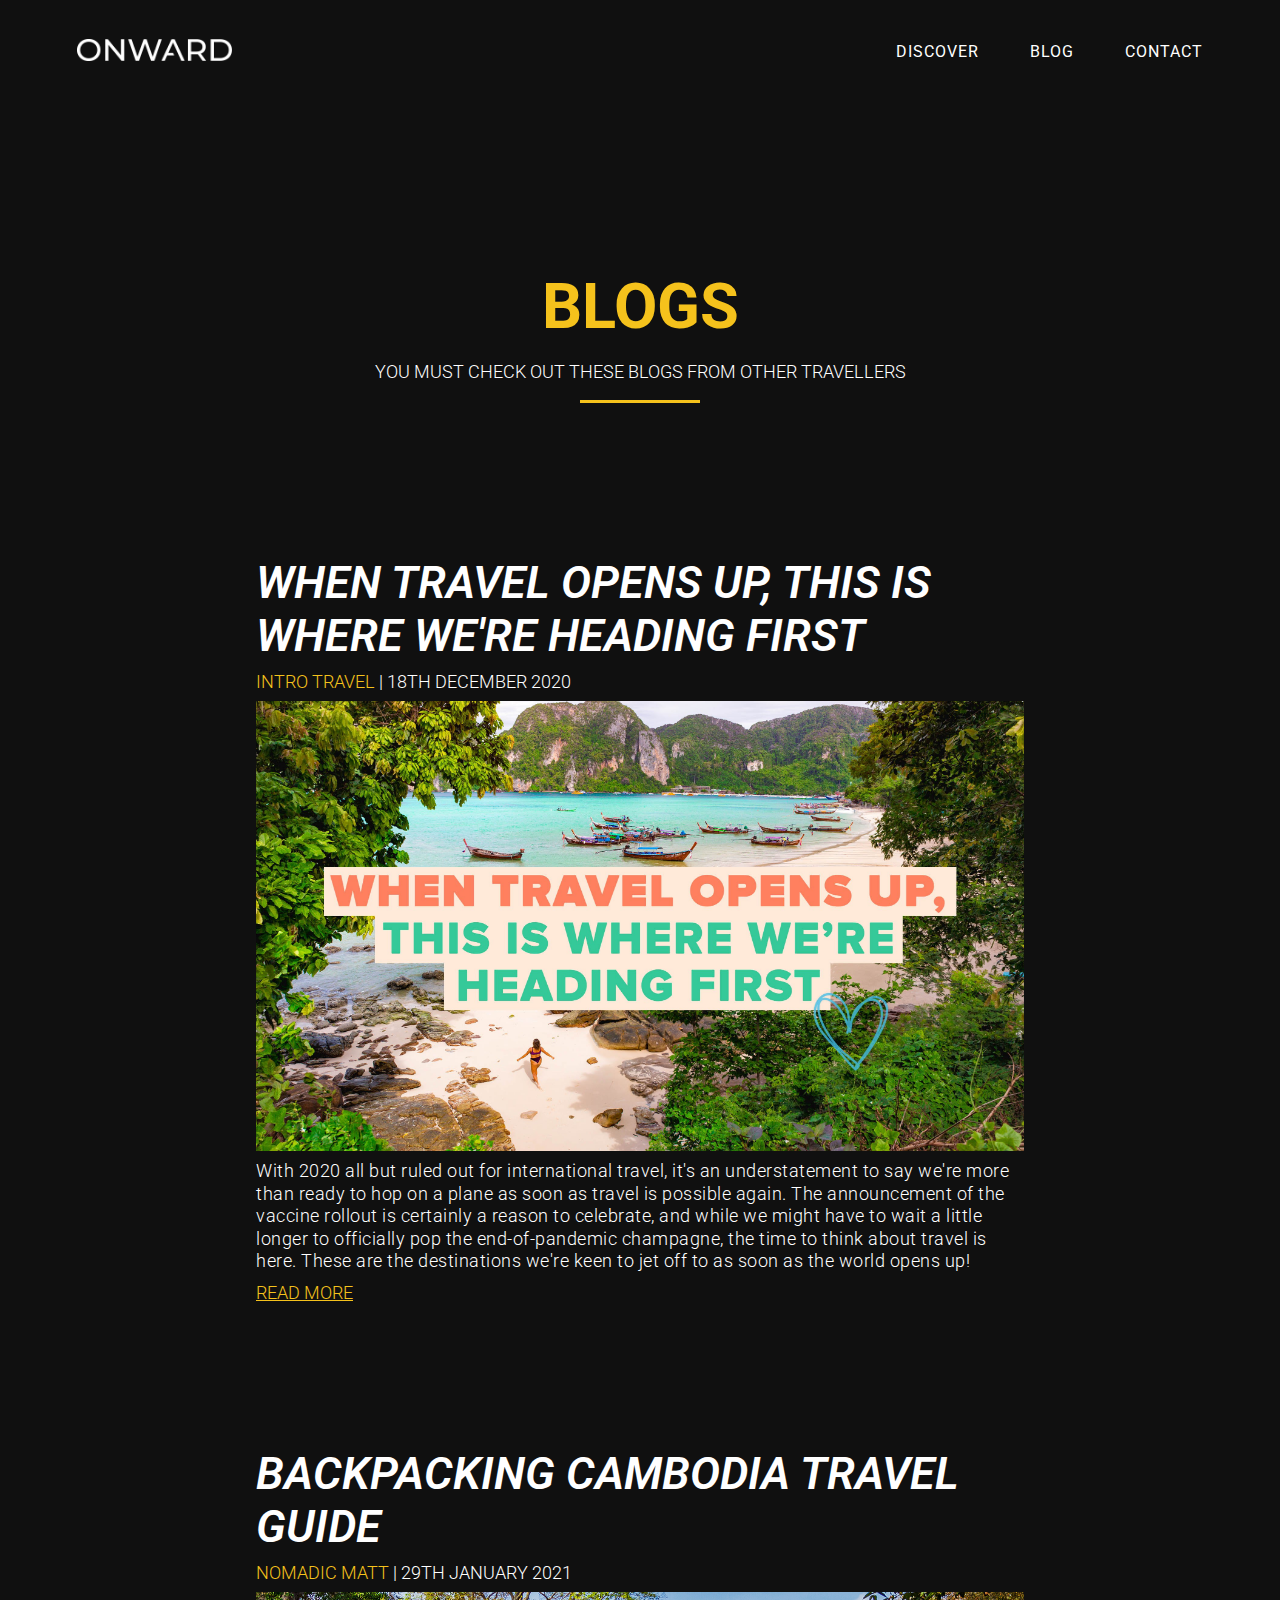
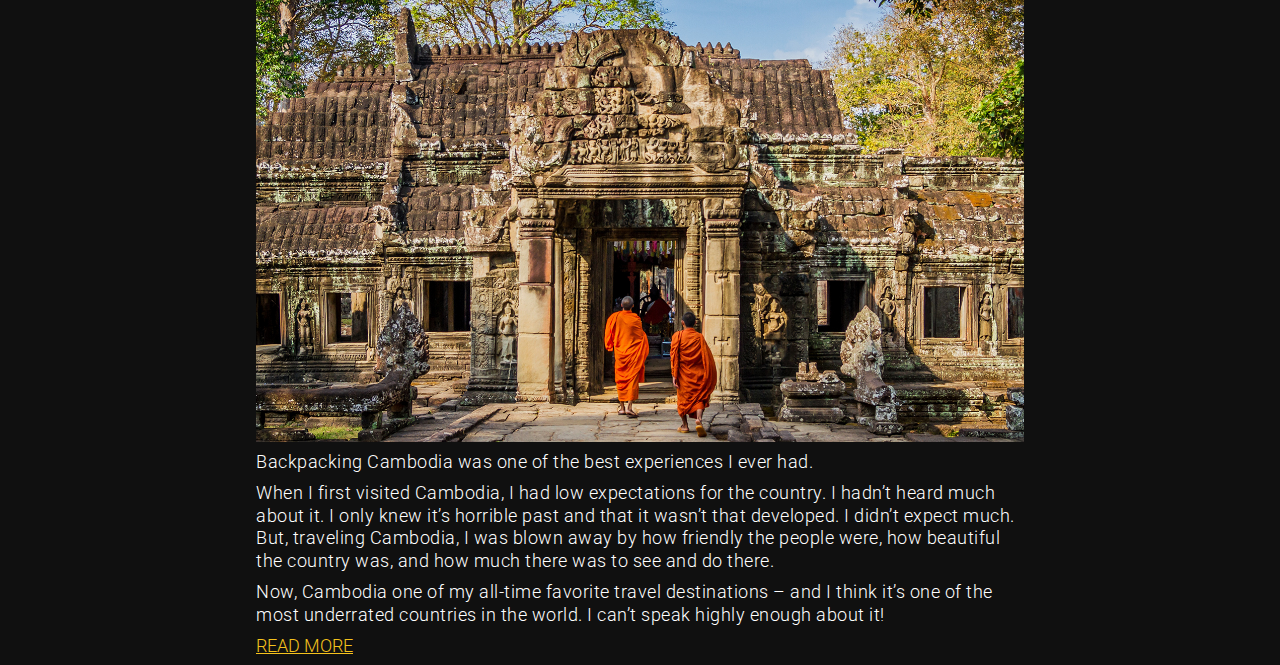
<file: page/blog.html>
<!DOCTYPE html>
<html lang="en">
  <head>
    <meta charset="UTF-8" />
    <meta name="viewport" content="width=device-width, initial-scale=1.0" />
    <link rel="preconnect" href="https://fonts.gstatic.com" />
    <link
      href="https://fonts.googleapis.com/css2?family=Roboto:ital,wght@0,300;0,400;0,500;0,700;1,500&display=swap"
      rel="stylesheet"
    />
    <link rel="stylesheet" href="../scss/main.css" />
    <link rel="icon" href="../logo/favicon.png" />
    <title>Onward | Blog</title>
  </head>
  <body class="blog__body">
    <!-- NAVIGATION -->
    <nav class="navigation nav-dark">
      <a href="../index.html" class="navigation__link">
        <img
          class="navigation__logo"
          src="../logo/Asset 2 (2)@100x.png"
          alt="Onward"
        />
      </a>
      <ul class="navigation__list">
        <li class="navigation__item">
          <a href="discover.html" class="navigation__link">Discover</a>
        </li>
        <li class="navigation__item">
          <a href="blog.html" class="navigation__link">Blog</a>
        </li>
        <li class="navigation__item">
          <a href="contact.html" class="navigation__link">Contact</a>
        </li>
      </ul>
    </nav>

    <!-- section header -->
    <div class="section__to-see--header blog__section--header">
      <h2 class="section__heading yellow">Blogs</h2>
      <h4 class="section__subheading">
        You must check out these blogs from other travellers
      </h4>
      <div class="underline"></div>
    </div>

    <div class="blog">
      <h2 class="blog__heading">
        When Travel Opens Up, This Is Where We're Heading First
      </h2>
      <h5 class="blog__subheading">
        <span class="yellow">Intro Travel </span>| 18th December 2020
      </h5>
      <a
        class="blog__image"
        href="https://www.introtravel.com/travel-blog/when-travel-opens-up-this-is-where-were-heading-first/"
        target="_blank"
      >
        <div class="when-travel-opens"></div
      ></a>
      <p class="blog__text">
        With 2020 all but ruled out for international travel, it's an
        understatement to say we're more than ready to hop on a plane as soon as
        travel is possible again. The announcement of the vaccine rollout is
        certainly a reason to celebrate, and while we might have to wait a
        little longer to officially pop the end-of-pandemic champagne, the time
        to think about travel is here. These are the destinations we're keen to
        jet off to as soon as the world opens up!
      </p>
      <a
        class="blog__read-more"
        href="https://www.introtravel.com/travel-blog/when-travel-opens-up-this-is-where-were-heading-first/"
        target="_blank"
      >
        <h5 class="blog__subheading">Read More</h5></a
      >
    </div>
    <div class="blog">
      <h2 class="blog__heading">Backpacking Cambodia Travel Guide</h2>
      <h5 class="blog__subheading">
        <span class="yellow">Nomadic Matt </span>| 29th January 2021
      </h5>
      <a
        class="blog__image"
        href="https://www.nomadicmatt.com/travel-guides/cambodia-travel-tips/"
        target="_blank"
      >
        <div class="backpacking-cambodia"></div
      ></a>
      <p class="blog__text">
        Backpacking Cambodia was one of the best experiences I ever had.
      </p>
      <p class="blog__text">
        When I first visited Cambodia, I had low expectations for the country. I
        hadn’t heard much about it. I only knew it’s horrible past and that it
        wasn’t that developed. I didn’t expect much. But, traveling Cambodia, I
        was blown away by how friendly the people were, how beautiful the
        country was, and how much there was to see and do there.
      </p>
      <p class="blog__text">
        Now, Cambodia one of my all-time favorite travel destinations – and I
        think it’s one of the most underrated countries in the world. I can’t
        speak highly enough about it!
      </p>
      <a
        class="blog__read-more"
        href="https://www.nomadicmatt.com/travel-guides/cambodia-travel-tips/"
        target="_blank"
      >
        <h5 class="blog__subheading">Read More</h5></a
      >
    </div>
  </body>
</html>
</file>
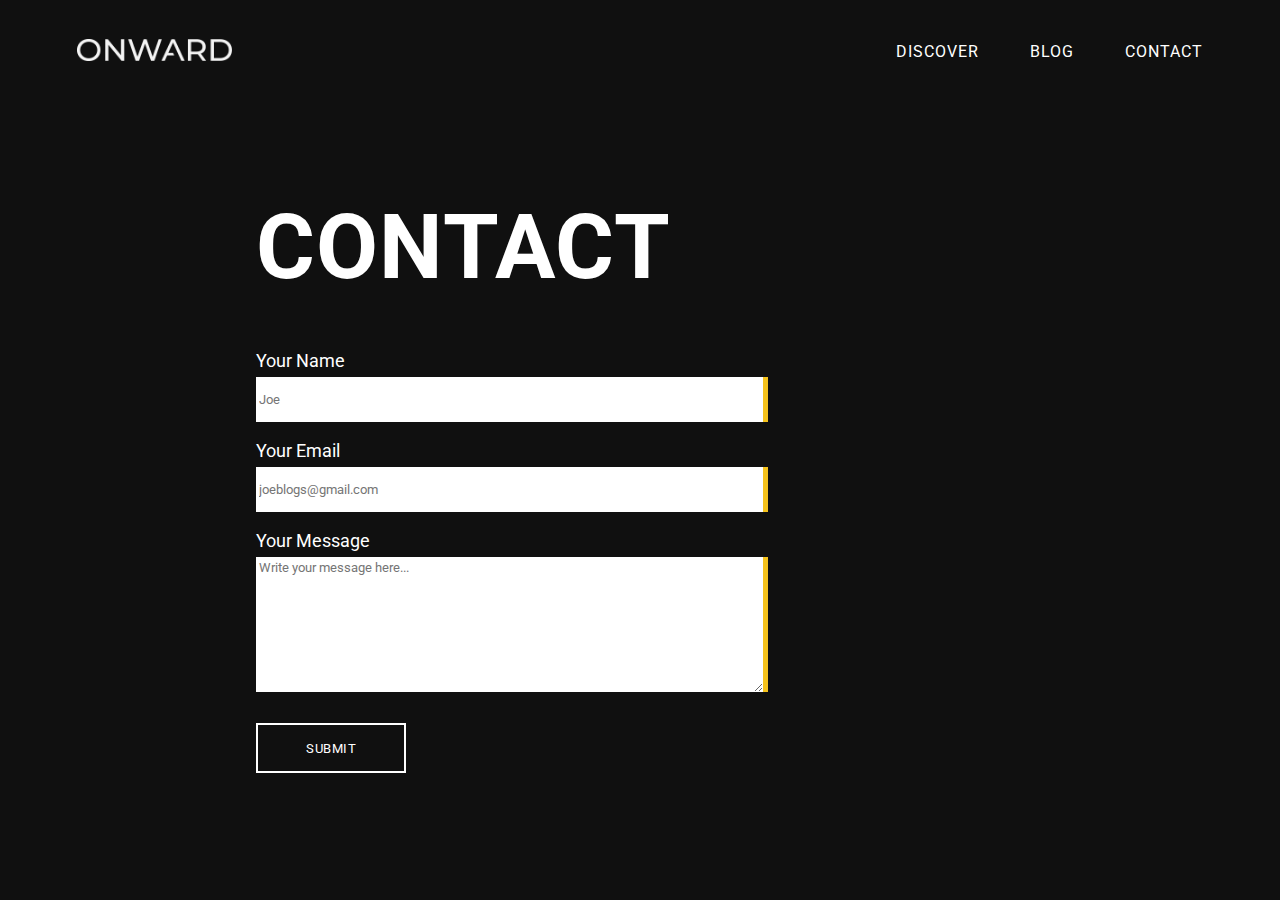
<file: page/contact.html>
<!DOCTYPE html>
<html lang="en">
  <head>
    <meta charset="UTF-8" />
    <meta name="viewport" content="width=device-width, initial-scale=1.0" />
    <link rel="preconnect" href="https://fonts.gstatic.com" />
    <link
      href="https://fonts.googleapis.com/css2?family=Roboto:ital,wght@0,300;0,400;0,500;0,700;1,500&display=swap"
      rel="stylesheet"
    />
    <link rel="stylesheet" href="../scss/main.css" />
    <link rel="icon" href="../logo/favicon.png" />
    <title>Onward | Contact</title>
  </head>
  <body>
    <!-- NAVIGATION -->
    <nav class="navigation">
      <a href="../index.html" class="navigation__link">
        <img
          class="navigation__logo"
          src="../logo/Asset 2@100x.png"
          alt="Onward"
        />
      </a>
      <ul class="navigation__list">
        <li class="navigation__item">
          <a href="discover.html" class="navigation__link">Discover</a>
        </li>
        <li class="navigation__item">
          <a href="blog.html" class="navigation__link">Blog</a>
        </li>
        <li class="navigation__item">
          <a href="contact.html" class="navigation__link">Contact</a>
        </li>
      </ul>
    </nav>

    <div class="contact">
      <h1 class="contact__header">Contact</h1>
      <form
        method="POST"
        action="../php/contact-handler.php"
        class="contact__form"
      >
        <div class="contact__input">
          <label class="contact__label" for="name">Your Name</label><br />
          <input
            class="contact__text-box"
            type="text"
            name="name"
            placeholder="Joe"
            required
          />
        </div>
        <div class="contact__input">
          <label class="contact__label" for="email">Your Email</label><br />
          <input
            class="contact__text-box"
            type="email"
            name="email"
            placeholder="joeblogs@gmail.com"
            required
          />
        </div>
        <div class="contact__input">
          <label class="contact__label" for="msgbox">Your Message</label><br />
          <textarea
            class="contact__text-box--msg"
            id="msgbox"
            type="textarea"
            name="msgbox"
            placeholder="Write your message here..."
            required
          ></textarea>
        </div>
        <div class="contact__input">
          <input class="contact__submit" type="submit" value="Submit" />
        </div>
      </form>
    </div>
  </body>
</html>
</file>
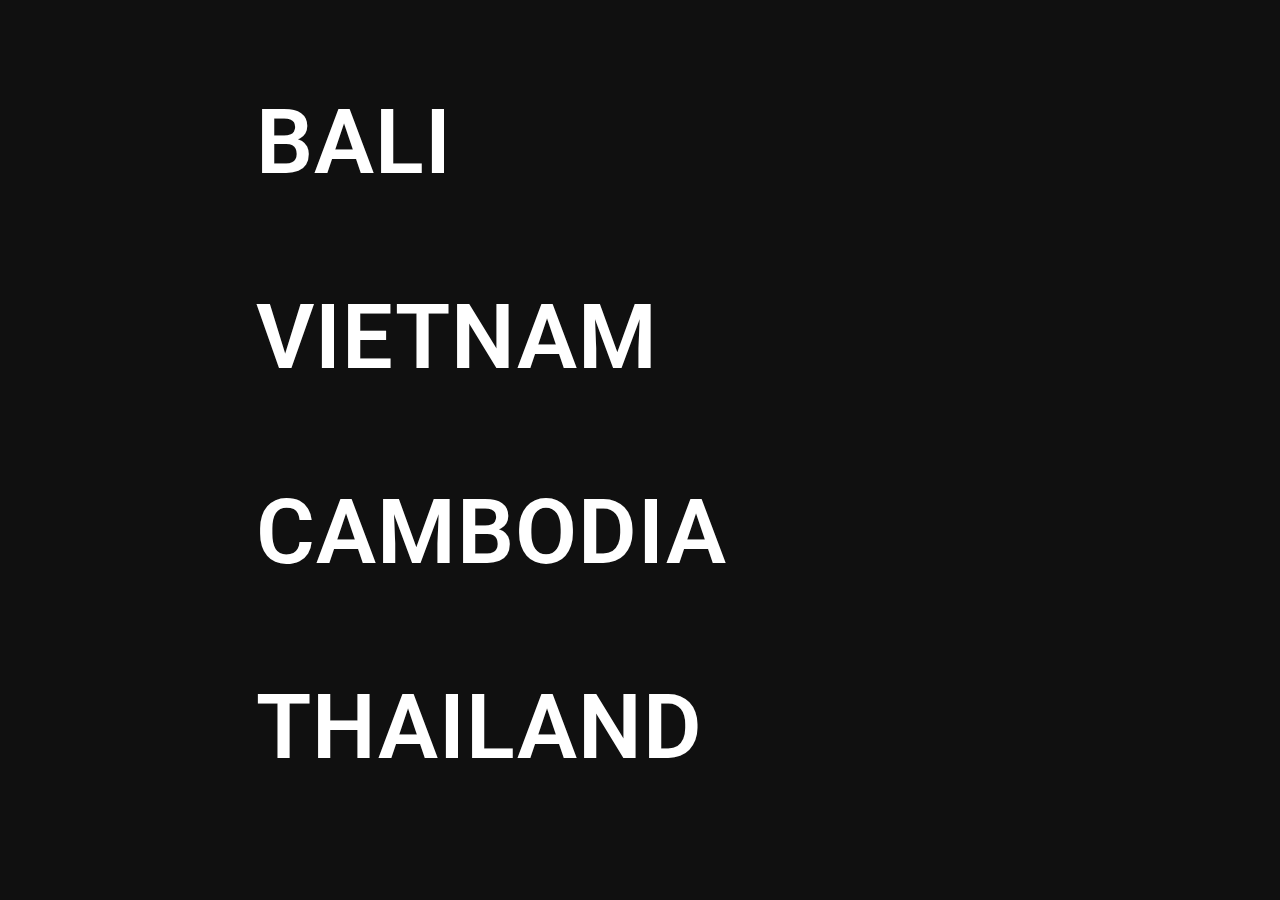
<file: page/discover.html>
<!DOCTYPE html>
<html lang="en">
  <head>
    <meta charset="UTF-8" />
    <meta name="viewport" content="width=device-width, initial-scale=1.0" />
    <link rel="preconnect" href="https://fonts.gstatic.com" />
    <link
      href="https://fonts.googleapis.com/css2?family=Roboto:ital,wght@0,300;0,400;0,500;0,700;1,500&display=swap"
      rel="stylesheet"
    />
    <link rel="stylesheet" href="../scss/main.css" />
    <link rel="icon" href="../logo/favicon.png" />
    <title>Onward | Discover your next travel destination</title>
  </head>
  <body>
    <div class="discover">
      <ul class="discover__list">
        <li class="discover__item">
          <a href="/destinations/bali.html" class="discover__link">Bali</a>
        </li>
        <li class="discover__item">
          <a href="/destinations/vietnam.html" class="discover__link"
            >Vietnam</a
          >
        </li>
        <li class="discover__item">
          <a href="/destinations/cambodia.html" class="discover__link"
            >Cambodia</a
          >
        </li>
        <li class="discover__item">
          <a href="/destinations/thailand.html" class="discover__link"
            >Thailand</a
          >
        </li>
      </ul>
    </div>
  </body>
</html>
</file>
<file: scss/main.css>
@-webkit-keyframes appear {
  0% {
    opacity: 0;
  }
  100% {
    opacity: 1;
  }
}

@keyframes appear {
  0% {
    opacity: 0;
  }
  100% {
    opacity: 1;
  }
}

@-webkit-keyframes appearFromLeft {
  0% {
    -webkit-transform: translateX(-20vw);
            transform: translateX(-20vw);
    opacity: 0;
  }
  100% {
    -webkit-transform: translateX(0vw);
            transform: translateX(0vw);
    opacity: 1;
  }
}

@keyframes appearFromLeft {
  0% {
    -webkit-transform: translateX(-20vw);
            transform: translateX(-20vw);
    opacity: 0;
  }
  100% {
    -webkit-transform: translateX(0vw);
            transform: translateX(0vw);
    opacity: 1;
  }
}

@-webkit-keyframes appearFromBottom {
  0% {
    -webkit-transform: translateY(20vh);
            transform: translateY(20vh);
    opacity: 0;
  }
  100% {
    -webkit-transform: translateY(0vh);
            transform: translateY(0vh);
    opacity: 1;
  }
}

@keyframes appearFromBottom {
  0% {
    -webkit-transform: translateY(20vh);
            transform: translateY(20vh);
    opacity: 0;
  }
  100% {
    -webkit-transform: translateY(0vh);
            transform: translateY(0vh);
    opacity: 1;
  }
}

@-webkit-keyframes bounce {
  0% {
    -webkit-transform: translateY(0);
            transform: translateY(0);
  }
  2% {
    -webkit-transform: translateY(3vh);
            transform: translateY(3vh);
  }
  4% {
    -webkit-transform: translateY(0);
            transform: translateY(0);
  }
  6% {
    -webkit-transform: translateY(2vh);
            transform: translateY(2vh);
  }
  8% {
    -webkit-transform: translateY(0);
            transform: translateY(0);
  }
  10% {
    -webkit-transform: translateY(1vh);
            transform: translateY(1vh);
  }
  12% {
    -webkit-transform: translateY(0);
            transform: translateY(0);
  }
  100% {
    -webkit-transform: translateY(0);
            transform: translateY(0);
  }
}

@keyframes bounce {
  0% {
    -webkit-transform: translateY(0);
            transform: translateY(0);
  }
  2% {
    -webkit-transform: translateY(3vh);
            transform: translateY(3vh);
  }
  4% {
    -webkit-transform: translateY(0);
            transform: translateY(0);
  }
  6% {
    -webkit-transform: translateY(2vh);
            transform: translateY(2vh);
  }
  8% {
    -webkit-transform: translateY(0);
            transform: translateY(0);
  }
  10% {
    -webkit-transform: translateY(1vh);
            transform: translateY(1vh);
  }
  12% {
    -webkit-transform: translateY(0);
            transform: translateY(0);
  }
  100% {
    -webkit-transform: translateY(0);
            transform: translateY(0);
  }
}

.navigation {
  position: absolute;
  z-index: 1100;
  display: -webkit-box;
  display: -ms-flexbox;
  display: flex;
  -webkit-box-pack: justify;
      -ms-flex-pack: justify;
          justify-content: space-between;
  -webkit-box-align: center;
      -ms-flex-align: center;
          align-items: center;
  height: 8rem;
  width: 100%;
  padding: 4vw;
  -webkit-animation: appear 1s 0.3s;
          animation: appear 1s 0.3s;
  -webkit-animation-fill-mode: backwards;
          animation-fill-mode: backwards;
}

.navigation__logo {
  height: 2.5vh;
  padding-left: 2vw;
}

.navigation__list {
  display: -webkit-inline-box;
  display: -ms-inline-flexbox;
  display: inline-flex;
  list-style: none;
}

.navigation__item {
  text-transform: uppercase;
  letter-spacing: 1px;
  font-size: 1.8vh;
  padding: 2vw;
  -webkit-transition: all 0.3s ease;
  transition: all 0.3s ease;
}

.navigation__item:hover {
  -webkit-transform: scale(1.2, 1.2);
          transform: scale(1.2, 1.2);
}

.navigation__link {
  text-decoration: none;
  color: #fff;
  -webkit-transition: all 0.3s ease;
  transition: all 0.3s ease;
}

.carousel {
  overflow: hidden;
  width: 90rem;
  right: -40rem;
  bottom: 0;
  z-index: 1000;
  position: absolute;
  -webkit-animation: appear 1s 0.3s;
          animation: appear 1s 0.3s;
  -webkit-animation-fill-mode: backwards;
          animation-fill-mode: backwards;
}

.carousel__images {
  padding-top: 10rem;
  padding-bottom: 5rem;
  display: -webkit-box;
  display: -ms-flexbox;
  display: flex;
  -webkit-box-align: center;
      -ms-flex-align: center;
          align-items: center;
  -webkit-transform: translateX(0);
          transform: translateX(0);
  -webkit-transition: all 1s ease;
  transition: all 1s ease;
}

.carousel__item {
  margin-right: 1.5rem;
  margin-left: 1.5rem;
  -webkit-transition: -webkit-transform 0.3s ease;
  transition: -webkit-transform 0.3s ease;
  transition: transform 0.3s ease;
  transition: transform 0.3s ease, -webkit-transform 0.3s ease;
}

.carousel__item:hover {
  -webkit-transform: scale(1.1);
          transform: scale(1.1);
}

.carousel__item--img {
  height: 28rem;
  width: 19rem;
  border-radius: 10px;
  cursor: pointer;
}

.carousel__item--text {
  font-size: 1.3rem;
  text-transform: uppercase;
  letter-spacing: 1px;
  margin-left: 1rem;
  margin-bottom: 0.5rem;
  color: #fff;
}

.carousel__actions {
  position: absolute;
  right: 55rem;
  bottom: 16.5rem;
  z-index: 1000;
  position: absolute;
}

.carousel__btn {
  background: none;
  border: none;
  color: rgba(255, 255, 255, 0.4);
  font-size: 5rem;
  cursor: pointer;
  -webkit-transition: color 0.3s ease;
  transition: color 0.3s ease;
}

.carousel__btn:hover {
  color: rgba(255, 255, 255, 0.8);
}

.carousel__btn:focus {
  outline: none;
}

.carousel__btn--prev {
  margin-right: 2rem;
}

.carousel__btn--next {
  margin-left: 2rem;
}

@media only screen and (max-width: 968px) {
  .carousel {
    overflow: auto;
    width: 100%;
    height: 100vh;
    display: -webkit-box;
    display: -ms-flexbox;
    display: flex;
    -webkit-box-pack: center;
        -ms-flex-pack: center;
            justify-content: center;
    -webkit-box-align: end;
        -ms-flex-align: end;
            align-items: flex-end;
    right: auto;
  }
  .carousel__item {
    margin-right: 1vw;
    margin-left: 1vw;
  }
  .carousel__item--img {
    height: 28vw;
    width: 20vw;
  }
  .carousel__actions {
    display: none;
  }
}

html {
  overflow: hidden;
}

html {
  overflow: auto;
}

body {
  background-color: #101010;
}

.section__hero {
  display: -webkit-box;
  display: -ms-flexbox;
  display: flex;
  -webkit-box-pack: center;
      -ms-flex-pack: center;
          justify-content: center;
  -webkit-box-align: center;
      -ms-flex-align: center;
          align-items: center;
  height: 100vh;
  width: 100%;
}

.section__hero--header {
  text-transform: uppercase;
  font-size: 8rem;
  letter-spacing: 1px;
  color: #fff;
  -webkit-animation: appear 1s 1s;
          animation: appear 1s 1s;
  -webkit-animation-fill-mode: backwards;
          animation-fill-mode: backwards;
}

.scroll-down {
  position: absolute;
  width: 100%;
  display: -webkit-box;
  display: -ms-flexbox;
  display: flex;
  -webkit-box-pack: center;
      -ms-flex-pack: center;
          justify-content: center;
  bottom: 2.5vh;
  -webkit-animation: bounce 10s 1s;
          animation: bounce 10s 1s;
  -webkit-animation-iteration-count: infinite;
          animation-iteration-count: infinite;
}

.scroll-down__icon {
  width: 5vh;
  color: #fff;
}

.sub-pages__footer {
  margin-top: 25vh;
  height: 15vh;
  background-color: #f5c21c;
}

.sub-pages__footer .footer__list {
  display: -webkit-box;
  display: -ms-flexbox;
  display: flex;
  -webkit-box-pack: space-evenly;
      -ms-flex-pack: space-evenly;
          justify-content: space-evenly;
  -webkit-box-align: center;
      -ms-flex-align: center;
          align-items: center;
  width: 100vw;
  height: 100%;
  list-style: none;
}

.sub-pages__footer .footer__link {
  color: #101010;
  text-transform: uppercase;
  text-decoration: none;
  font-size: 2vh;
  -webkit-transition: color 0.3s;
  transition: color 0.3s;
}

.sub-pages__footer .footer__link:hover {
  color: #fff;
}

.bali-page {
  height: 100vh;
  width: 100%;
  background-image: -webkit-gradient(linear, left top, left bottom, from(rgba(0, 0, 0, 0)), color-stop(80%), to(#101010)), url(../img/bali-bg.jpg);
  background-image: linear-gradient(to bottom, rgba(0, 0, 0, 0), 80%, #101010), url(../img/bali-bg.jpg);
  background-position: center;
  background-size: cover;
}

.cambodia-page {
  height: 100vh;
  width: 100%;
  background-image: -webkit-gradient(linear, left top, left bottom, from(rgba(0, 0, 0, 0)), color-stop(80%), to(#101010)), url(../img/cambodia-bg.jpg);
  background-image: linear-gradient(to bottom, rgba(0, 0, 0, 0), 80%, #101010), url(../img/cambodia-bg.jpg);
  background-position: center;
  background-size: cover;
}

.thailand-page {
  height: 100vh;
  width: 100%;
  background-image: -webkit-gradient(linear, left top, left bottom, from(rgba(0, 0, 0, 0)), color-stop(80%), to(#101010)), url(../img/thailand-bg-2.jpg);
  background-image: linear-gradient(to bottom, rgba(0, 0, 0, 0), 80%, #101010), url(../img/thailand-bg-2.jpg);
  background-position: center;
  background-size: cover;
}

.vietnam-page {
  height: 100vh;
  width: 100%;
  background-image: -webkit-gradient(linear, left top, left bottom, from(rgba(0, 0, 0, 0)), color-stop(80%), to(#101010)), url(../img/vietnam-bg.jpg);
  background-image: linear-gradient(to bottom, rgba(0, 0, 0, 0), 80%, #101010), url(../img/vietnam-bg.jpg);
  background-position: center;
  background-size: cover;
}

.discover__list {
  margin-left: 15vw;
  list-style: none;
  -webkit-animation: appear 1s 0.2s;
          animation: appear 1s 0.2s;
  -webkit-animation-fill-mode: backwards;
          animation-fill-mode: backwards;
}

.discover__item {
  margin-top: 10vh;
}

.discover__link {
  font-size: 10vh;
  font-weight: 600;
  letter-spacing: 1px;
  color: #fff;
  text-transform: uppercase;
  text-decoration: none;
  padding-right: 5vw;
  padding-left: 5vw;
  background-image: -webkit-gradient(linear, left top, right top, from(#fff), color-stop(49.9%, #fff), color-stop(50%, transparent));
  background-image: linear-gradient(90deg, #fff 0%, #fff 49.9%, transparent 50%);
  background-size: 220%;
  background-position-x: 100%;
  -webkit-transition: all 0.5s ease;
  transition: all 0.5s ease;
}

.discover__link:hover {
  color: #101010;
  background-position-x: 0;
}

.contact {
  width: 80vw;
  height: 100vh;
  display: -webkit-box;
  display: -ms-flexbox;
  display: flex;
  -webkit-box-orient: vertical;
  -webkit-box-direction: normal;
      -ms-flex-direction: column;
          flex-direction: column;
  -webkit-box-pack: center;
      -ms-flex-pack: center;
          justify-content: center;
  -webkit-box-align: start;
      -ms-flex-align: start;
          align-items: flex-start;
  margin-left: 20vw;
  -webkit-animation: appearFromLeft 1s;
          animation: appearFromLeft 1s;
}

.contact__header {
  font-size: 10vh;
  text-transform: uppercase;
  color: #fff;
  letter-spacing: 1px;
  margin-bottom: 5vh;
}

.contact__input {
  height: 10vh;
}

.contact__label {
  font-size: 2vh;
  line-height: 3.5vh;
  color: #fff;
}

.contact__text-box {
  border: none;
  height: 5vh;
  width: 40vw;
  padding-left: 3px;
  font-family: "Roboto";
  -webkit-transition: all 0.2s ease;
  transition: all 0.2s ease;
}

.contact__text-box--msg {
  border: none;
  height: 15vh;
  width: 40vw;
  font-family: "Roboto";
  padding-top: 3px;
  padding-left: 3px;
  -webkit-transition: all 0.2s;
  transition: all 0.2s;
}

.contact__text-box--msg:focus {
  border-right: 5px solid #5ce021;
  outline: none;
  -webkit-transition: all 0.2s;
  transition: all 0.2s;
}

.contact__text-box--msg:invalid {
  border-right: 5px solid #f5c21c;
}

.contact__text-box:focus {
  border-right: 5px solid #5ce021;
  outline: none;
}

.contact__text-box:invalid {
  border-right: 5px solid #f5c21c;
}

.contact__submit {
  margin-top: 12vh;
  height: 5rem;
  width: 15rem;
  border: 2px solid #fff;
  background: none;
  color: #fff;
  font-family: "Roboto";
  text-transform: uppercase;
  letter-spacing: 0.5px;
  -webkit-transition: all 0.3s ease;
  transition: all 0.3s ease;
}

.contact__submit:hover {
  border: 2px solid #f5c21c;
  color: #f5c21c;
  cursor: pointer;
}

.blog {
  width: 60vw;
  display: -webkit-box;
  display: -ms-flexbox;
  display: flex;
  -webkit-box-orient: vertical;
  -webkit-box-direction: normal;
      -ms-flex-direction: column;
          flex-direction: column;
  -webkit-box-pack: center;
      -ms-flex-pack: center;
          justify-content: center;
  color: #fff;
  margin-top: 15vh;
  -webkit-animation: appearFromBottom 1s 0.75s;
          animation: appearFromBottom 1s 0.75s;
  -webkit-animation-fill-mode: backwards;
          animation-fill-mode: backwards;
}

.blog__body {
  display: -webkit-box;
  display: -ms-flexbox;
  display: flex;
  -webkit-box-orient: vertical;
  -webkit-box-direction: normal;
      -ms-flex-direction: column;
          flex-direction: column;
  -webkit-box-align: center;
      -ms-flex-align: center;
          align-items: center;
}

.blog__section--header {
  margin-top: 15vh;
  padding-bottom: 0 !important;
  -webkit-animation: appear 1s;
          animation: appear 1s;
}

.blog__heading {
  font-style: italic;
  font-size: 5vh;
  font-weight: 600;
  text-transform: uppercase;
}

.blog__subheading {
  text-transform: uppercase;
  font-size: 2vh;
  font-weight: 300;
  margin-top: 1vh;
  margin-bottom: 1vh;
}

.blog__text {
  margin-top: 1vh;
  font-size: 2vh;
  font-weight: 300;
  letter-spacing: 0.5px;
  line-height: 2.5vh;
}

.blog__read-more {
  color: #f5c21c;
  -webkit-transition: all 0.3s ease;
  transition: all 0.3s ease;
}

.blog__read-more:hover {
  color: #fff;
}

.when-travel-opens {
  background-image: url(../img/WhenTravelOpensUp.jpg);
  width: 100%;
  height: 50vh;
  background-position: center;
  background-size: cover;
}

.backpacking-cambodia {
  background-image: url(../img/backpacking-cambodia-travel-guide.jpg);
  width: 100%;
  height: 50vh;
  background-position: center;
  background-size: cover;
}

@media only screen and (max-width: 665px) {
  .blog {
    width: 80vw;
  }
}

.hero {
  height: 100vh;
  padding-left: 10rem;
  max-width: 75rem;
  margin-right: 10vw;
  display: -webkit-box;
  display: -ms-flexbox;
  display: flex;
  -webkit-box-orient: vertical;
  -webkit-box-direction: normal;
      -ms-flex-direction: column;
          flex-direction: column;
  -webkit-box-pack: center;
      -ms-flex-pack: center;
          justify-content: center;
}

.hero__header {
  font-size: 8rem;
  text-transform: uppercase;
  color: #fff;
  -webkit-animation: appear 1s 1s;
          animation: appear 1s 1s;
  -webkit-animation-fill-mode: backwards;
          animation-fill-mode: backwards;
}

.hero__text {
  font-size: 2vh;
  color: #fff;
  -webkit-animation: appear 1s 1.5s;
          animation: appear 1s 1.5s;
  -webkit-animation-fill-mode: backwards;
          animation-fill-mode: backwards;
}

.hero__btn {
  position: absolute;
  background: none;
  border: 2px solid #fff;
  color: #fff;
  font-family: "Roboto";
  text-transform: uppercase;
  bottom: 24vh;
  font-size: 1.5rem;
  margin-left: 10rem;
  padding: 1rem;
  width: 15rem;
  height: 5rem;
  cursor: pointer;
  -webkit-transition: all 0.3s ease;
  transition: all 0.3s ease;
  -webkit-animation: appear 1s 2s;
          animation: appear 1s 2s;
  -webkit-animation-fill-mode: backwards;
          animation-fill-mode: backwards;
}

.hero__btn:hover {
  -webkit-transform: translateY(-2px);
          transform: translateY(-2px);
  -webkit-box-shadow: 0 1rem 2rem rgba(0, 0, 0, 0.4);
          box-shadow: 0 1rem 2rem rgba(0, 0, 0, 0.4);
}

.hero__btn:active {
  -webkit-transform: translateY(0);
          transform: translateY(0);
  -webkit-box-shadow: 0 0.5rem 1rem rgba(0, 0, 0, 0.7);
          box-shadow: 0 0.5rem 1rem rgba(0, 0, 0, 0.7);
}

.hero__btn:focus {
  outline: none;
}

.bali {
  opacity: 1;
  position: absolute;
  height: 100vh;
  width: 100%;
  background-image: url(../img/bali-bg.jpg);
  background-position: center;
  background-size: cover;
  -webkit-transition: all 1s ease;
  transition: all 1s ease;
}

.vietnam {
  opacity: 0;
  position: absolute;
  height: 100vh;
  width: 100%;
  background-image: url(../img/vietnam-bg.jpg);
  background-position: bottom;
  background-size: cover;
  -webkit-transition: all 1s ease;
  transition: all 1s ease;
}

.cambodia {
  opacity: 0;
  position: absolute;
  height: 100vh;
  width: 100%;
  background-image: url(../img/cambodia-bg.jpg);
  background-position: bottom;
  background-size: cover;
  -webkit-transition: all 1s ease;
  transition: all 1s ease;
}

.thailand {
  opacity: 0;
  position: absolute;
  height: 100vh;
  width: 100%;
  background-image: url(../img/thailand-bg-2.jpg);
  background-position: top;
  background-size: cover;
  -webkit-transition: all 1s ease;
  transition: all 1s ease;
}

@media only screen and (max-width: 1260px) {
  .hero__header {
    font-size: 10vh;
  }
  .hero__text {
    width: 75%;
  }
}

@media only screen and (max-width: 1096px) {
  .hero__text {
    width: 65%;
  }
}

@media only screen and (max-width: 1020px) {
  .hero__text {
    width: 55%;
  }
}

@media only screen and (max-width: 968px) {
  .hero {
    width: 100%;
    -webkit-box-pack: start;
        -ms-flex-pack: start;
            justify-content: flex-start;
    margin-top: 20vh;
    padding-left: 5vw;
  }
  .hero__btn {
    z-index: 1000;
    margin-left: 0;
    right: 5vw;
    top: 30vh;
  }
}

@media only screen and (max-width: 425px) {
  .hero__btn {
    display: -webkit-box;
    display: -ms-flexbox;
    display: flex;
    -webkit-box-pack: center;
        -ms-flex-pack: center;
            justify-content: center;
    -webkit-box-align: center;
        -ms-flex-align: center;
            align-items: center;
    position: absolute;
    height: 3rem;
    width: 9rem;
    font-size: 1rem;
  }
}

.underline {
  height: 0.3rem;
  width: 12rem;
  background-color: #f5c21c;
  margin-bottom: 2vh;
}

.yellow {
  color: #f5c21c !important;
}

.section__hidden {
  opacity: 0;
}

.section__to-see--header {
  display: -webkit-box;
  display: -ms-flexbox;
  display: flex;
  -webkit-box-pack: center;
      -ms-flex-pack: center;
          justify-content: center;
  -webkit-box-align: center;
      -ms-flex-align: center;
          align-items: center;
  -webkit-box-orient: vertical;
  -webkit-box-direction: normal;
      -ms-flex-direction: column;
          flex-direction: column;
  padding-top: 15vh;
  padding-bottom: 20vh;
  text-align: center;
}

.section__heading {
  font-size: 7vh;
  text-transform: uppercase;
  color: #fff;
}

.section__subheading {
  font-size: 2vh;
  margin: 2vh;
  font-weight: 300;
  color: #fff;
  text-transform: uppercase;
}

.section__paragraph {
  margin-bottom: 2vh;
  width: 70vh;
  font-size: 3vh;
  font-weight: 300;
  color: #fff;
}

.section__image {
  margin-top: 5vh;
  margin-bottom: 5vh;
  height: 70vh;
  width: 50vh;
}

.section__tours {
  width: 100%;
  display: -webkit-box;
  display: -ms-flexbox;
  display: flex;
  -webkit-box-orient: vertical;
  -webkit-box-direction: normal;
      -ms-flex-direction: column;
          flex-direction: column;
  -webkit-box-align: center;
      -ms-flex-align: center;
          align-items: center;
  -webkit-box-pack: center;
      -ms-flex-pack: center;
          justify-content: center;
}

.to-see__left {
  margin: 5vh 5vh 20vh 5vh;
  display: -webkit-box;
  display: -ms-flexbox;
  display: flex;
  -webkit-box-orient: horizontal;
  -webkit-box-direction: normal;
      -ms-flex-direction: row;
          flex-direction: row;
  -webkit-box-align: center;
      -ms-flex-align: center;
          align-items: center;
  -webkit-box-pack: space-evenly;
      -ms-flex-pack: space-evenly;
          justify-content: space-evenly;
  -ms-flex-wrap: wrap;
      flex-wrap: wrap;
}

.to-see__right {
  margin: 5vh 5vh 20vh 5vh;
  display: -webkit-box;
  display: -ms-flexbox;
  display: flex;
  -webkit-box-orient: horizontal;
  -webkit-box-direction: reverse;
      -ms-flex-direction: row-reverse;
          flex-direction: row-reverse;
  -webkit-box-align: center;
      -ms-flex-align: center;
          align-items: center;
  -webkit-box-pack: space-evenly;
      -ms-flex-pack: space-evenly;
          justify-content: space-evenly;
  -ms-flex-wrap: wrap;
      flex-wrap: wrap;
  text-align: end;
}

.to-see__right--text {
  display: -webkit-box;
  display: -ms-flexbox;
  display: flex;
  -webkit-box-orient: vertical;
  -webkit-box-direction: normal;
      -ms-flex-direction: column;
          flex-direction: column;
  -webkit-box-align: end;
      -ms-flex-align: end;
          align-items: flex-end;
}

.img__mount-batur {
  background-image: url(../img/bali/mount-batur.jpg);
  background-position: center;
  background-size: cover;
}

.img__canggu {
  background-image: url(../img/bali/canggu.jpg);
  background-position: center;
  background-size: cover;
}

.img__ubud {
  background-image: url(../img/bali/ubud-monkey.jpg);
  background-position: center;
  background-size: cover;
}

.img__nusa {
  background-image: url(../img/bali/nusa.jpg);
  background-position: center;
  background-size: cover;
}

.img__seminyak {
  background-image: url(../img/bali/seminyak.jpg);
  background-position: center;
  background-size: cover;
}

.img__angkor-wat {
  background-image: url(../img/cambodia/angkor-wat.jpg);
  background-position: center;
  background-size: cover;
}

.img__siem-reap {
  background-image: url(../img/cambodia/siem-reap.jpg);
  background-position: center;
  background-size: cover;
}

.img__phnom-penh {
  background-image: url(../img/cambodia/phnom-penh.jpg);
  background-position: center;
  background-size: cover;
}

.img__koh-rong {
  background-image: url(../img/cambodia/koh-rong.jpg);
  background-position: center;
  background-size: cover;
}

.img__kampot {
  background-image: url(../img/cambodia/kampot.jpg);
  background-position: center;
  background-size: cover;
}

.img__halong {
  background-image: url(../img/vietnam/halong-bay.jpg);
  background-position: center;
  background-size: cover;
}

.img__ho-chi-minh {
  background-image: url(../img/vietnam/ho-chi-minh-city.jpg);
  background-position: center;
  background-size: cover;
}

.img__hoi-an {
  background-image: url(../img/vietnam/hoi-an.jpg);
  background-position: center;
  background-size: cover;
}

.img__hanoi {
  background-image: url(../img/vietnam/hanoi.jpg);
  background-position: center;
  background-size: cover;
}

.img__sapa {
  background-image: url(../img/vietnam/sapa.jpg);
  background-position: center;
  background-size: cover;
}

.img__bangkok {
  background-image: url(../img/thailand/bangkok.jpg);
  background-position: center;
  background-size: cover;
}

.img__chiang-mai {
  background-image: url(../img/thailand/chiang-mai.jpg);
  background-position: center;
  background-size: cover;
}

.img__phuket {
  background-image: url(../img/thailand/phuket.jpg);
  background-position: center;
  background-size: cover;
}

.img__phangan {
  background-image: url(../img/thailand/koh-phangan.jpg);
  background-position: center;
  background-size: cover;
}

.img__samui {
  background-image: url(../img/thailand/koh-samui.jpg);
  background-position: center;
  background-size: cover;
}

.tours__text {
  display: -webkit-box;
  display: -ms-flexbox;
  display: flex;
  -webkit-box-orient: vertical;
  -webkit-box-direction: normal;
      -ms-flex-direction: column;
          flex-direction: column;
  -webkit-box-align: center;
      -ms-flex-align: center;
          align-items: center;
  -webkit-box-pack: center;
      -ms-flex-pack: center;
          justify-content: center;
}

.tour__container {
  display: -webkit-box;
  display: -ms-flexbox;
  display: flex;
  -webkit-box-pack: center;
      -ms-flex-pack: center;
          justify-content: center;
  -webkit-box-align: center;
      -ms-flex-align: center;
          align-items: center;
  -ms-flex-wrap: wrap;
      flex-wrap: wrap;
}

.tour__card {
  height: 47vh;
  width: 34vh;
  margin: 5vh;
  -webkit-transition: all 0.4s ease;
  transition: all 0.4s ease;
}

.tour__card--heading {
  margin-top: 2vh;
  font-size: 3vh;
  font-weight: 600;
  letter-spacing: 1;
  color: #fff;
  text-transform: uppercase;
}

.tour__card--subheading {
  font-size: 2vh;
  letter-spacing: 1;
  font-weight: 300;
  color: #f5c21c;
  text-transform: uppercase;
}

.tour__card:hover {
  -webkit-transform: scale(1.1, 1.1);
          transform: scale(1.1, 1.1);
}

.bali__1 {
  border-radius: 10px;
  height: 47vh;
  width: 34vh;
  background-image: url(../img/bali/bali-experience.jpg);
  background-position: center;
  background-size: 100vh;
}

.bali__2 {
  border-radius: 10px;
  height: 47vh;
  width: 34vh;
  background-image: url(../img/bali/bali-intro.jpg);
  background-position: center;
  background-size: cover;
}

.bali__3 {
  border-radius: 10px;
  height: 47vh;
  width: 34vh;
  background-image: url(../img/bali/intrepid-bali.jpg);
  background-position: center;
  background-size: cover;
}

.cambodia__1 {
  border-radius: 10px;
  height: 47vh;
  width: 34vh;
  background-image: url(../img/cambodia/hoianexpress.jpg);
  background-position: center;
  background-size: 100vh;
}

.cambodia__2 {
  border-radius: 10px;
  height: 47vh;
  width: 34vh;
  background-image: url(../img/cambodia/cambodia-intro.jpg);
  background-position: center;
  background-size: cover;
}

.cambodia__3 {
  border-radius: 10px;
  height: 47vh;
  width: 34vh;
  background-image: url(../img/cambodia/intrepid-cambodia.jpg);
  background-position: center;
  background-size: cover;
}

.vietnam__1 {
  border-radius: 10px;
  height: 47vh;
  width: 34vh;
  background-image: url(../img/vietnam/vietnam-experience.jpg);
  background-position: center;
  background-size: 100vh;
}

.vietnam__2 {
  border-radius: 10px;
  height: 47vh;
  width: 34vh;
  background-image: url(../img/vietnam/vietnam-intro.jpg);
  background-position: center;
  background-size: cover;
}

.vietnam__3 {
  border-radius: 10px;
  height: 47vh;
  width: 34vh;
  background-image: url(../img/vietnam/intrepid-vietnam.jpg);
  background-position: center;
  background-size: cover;
}

.thailand__1 {
  border-radius: 10px;
  height: 47vh;
  width: 34vh;
  background-image: url(../img/thailand/thai-experience.jpg);
  background-position: center;
  background-size: 100vh;
}

.thailand__2 {
  border-radius: 10px;
  height: 47vh;
  width: 34vh;
  background-image: url(../img/thailand/thai-intro.jpg);
  background-position: center;
  background-size: cover;
}

.thailand__3 {
  border-radius: 10px;
  height: 47vh;
  width: 34vh;
  background-image: url(../img/thailand/intrepid-thailand.jpg);
  background-position: center;
  background-size: cover;
}

*,
*::before,
*::after {
  margin: 0;
  padding: 0;
  -webkit-box-sizing: border-box;
          box-sizing: border-box;
}

html {
  font-size: 62.5%;
}

body {
  font-family: "Roboto";
}

.home-html {
  overflow: hidden;
}
/*# sourceMappingURL=main.css.map */
</file>
